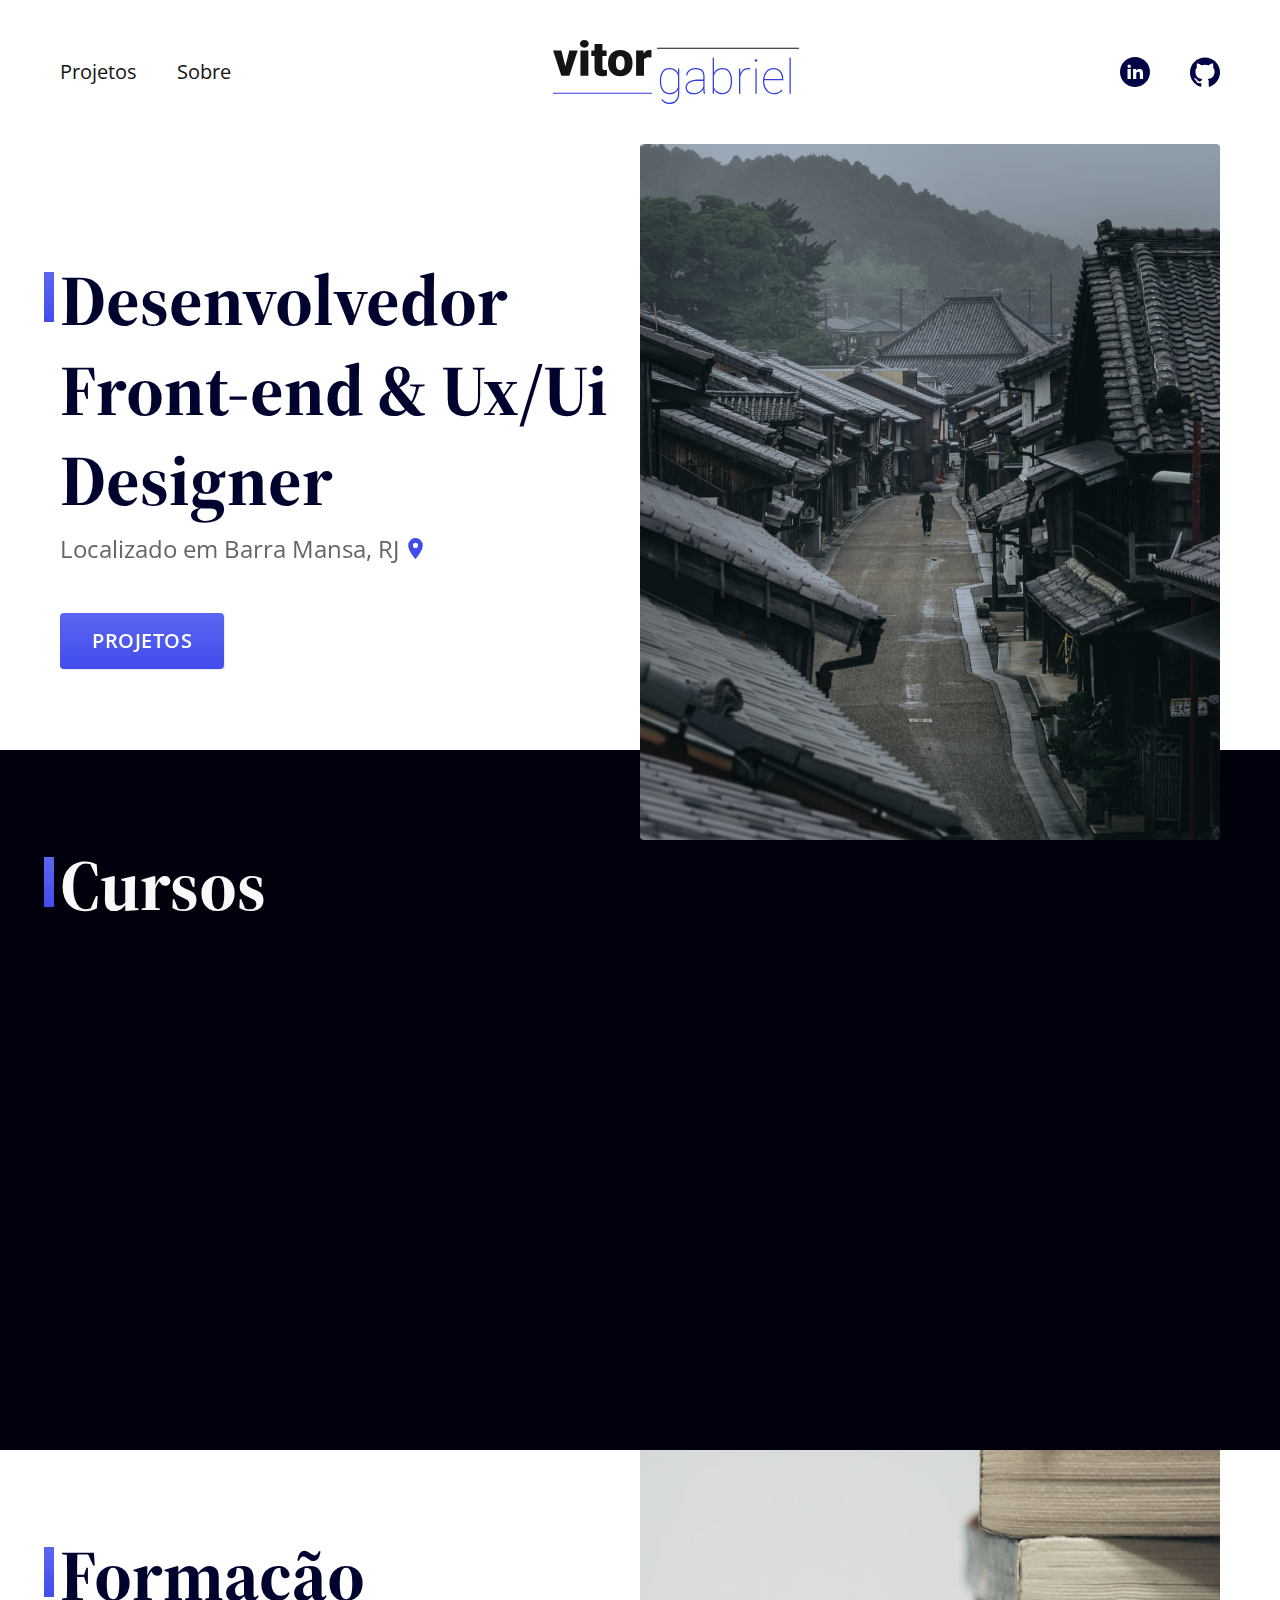
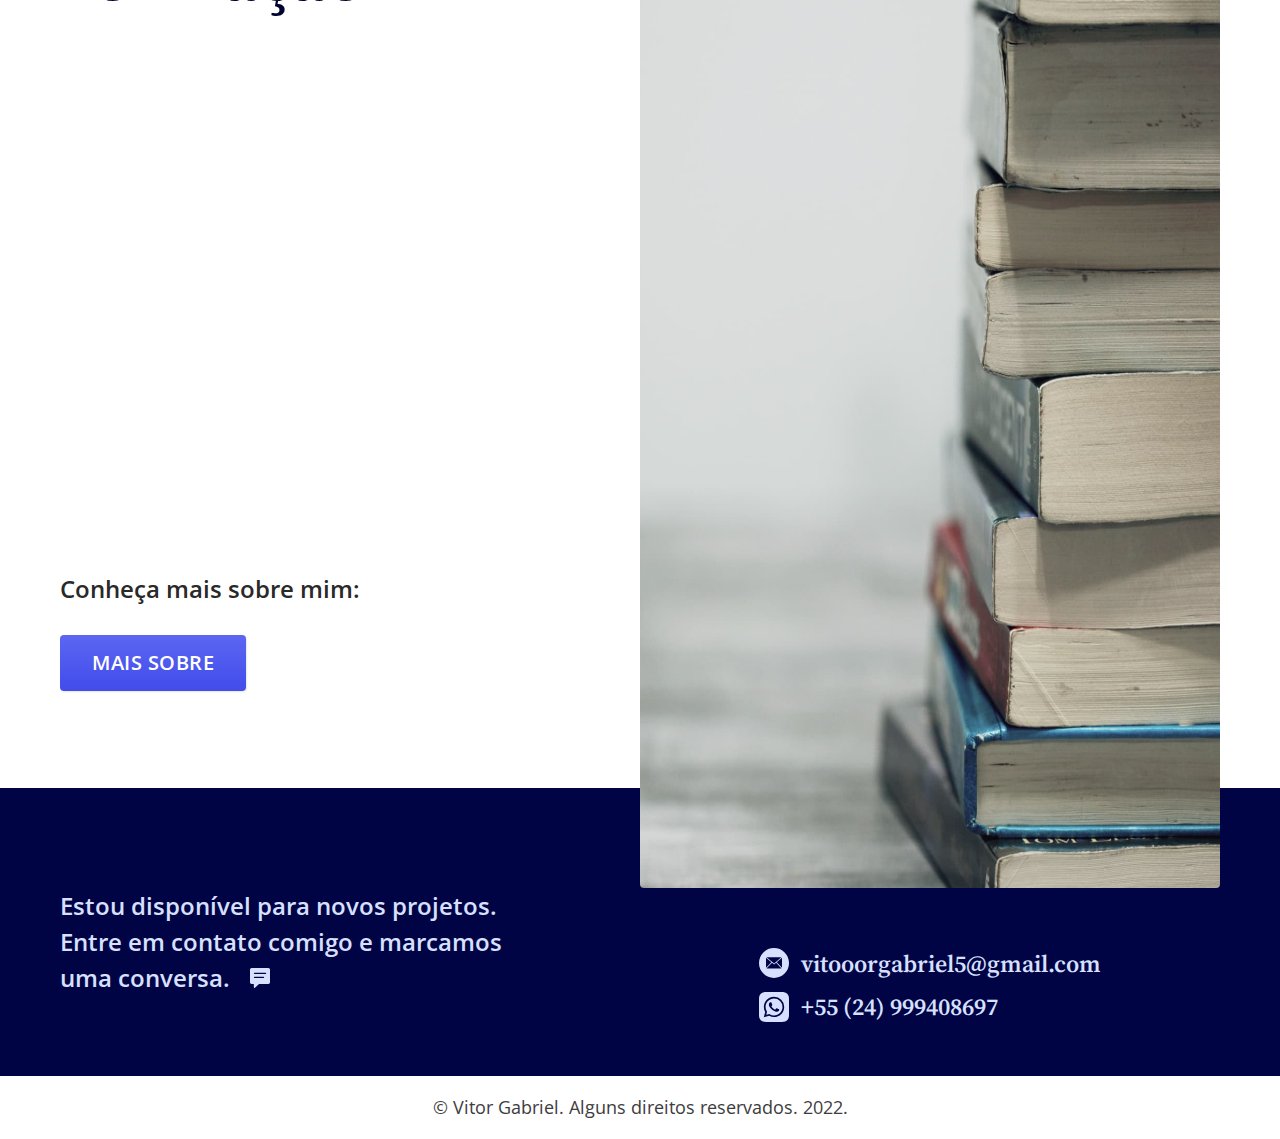
<file: index.html>
<!DOCTYPE html>
<html lang="pt-br">
<head>
  <meta charset="UTF-8">
  <meta http-equiv="X-UA-Compatible" content="IE=edge">
  <meta name="viewport" content="width=device-width, initial-scale=1.0">
  <title>Vitor Gabriel - Desenvolvedor e Designer</title>
  <meta name="description" content="Sou Vitor, desenvolvo pequenos sites utlizando HTML, CSS e JavaScript.">

  <link rel="preload" href="./css/style.css" as="style">
  <link rel="stylesheet" href="./css/style.css">
  <link rel="preconnect" href="https://fonts.googleapis.com">
  <link rel="preconnect" href="https://fonts.gstatic.com" crossorigin>
  <link href="https://fonts.googleapis.com/css2?family=Open+Sans:ital,wght@0,400;0,600;1,400&family=Source+Serif+Pro:wght@600;700&display=swap" rel="stylesheet">
  <link rel="icon" href="../svgs/certificado.svg" sizes="25x25">
</head>
<body>
  <header class="container menu">
    <nav aria-label="primaria">
      <ul class="lista-menu os-r-20 c12">
        <li><a href="./projetos.html">Projetos</a></li>
        <li><a href="./sobre.html">Sobre</a></li>
      </ul>
    </nav>
    <a href="./"><img src="./svgs/logo.svg" alt="Logo Vitor Gabriel" width="246" height="64"></a>
    <div class="secundaria">
      <ul class="menu-secundario">
        <li><a href="https://www.linkedin.com/in/vitor-gabriel-de-faria-7886a61b9/"><img src="svgs/linkedin.svg" alt="Linkedin" width="30" height="30"></a></li>
        <li><a href="https://github.com/VitorGFaria"><img src="svgs/github.svg" alt="Github" width="30" height="31"></a></li>
      </ul>
    </div>
  </header>

  <main id="introducao" class="js-scroll">
    <div class="intro-bg container">
      <div class="informacoes">
        <h1 class="ssp-b-72 p13">Desenvolvedor Front-end & Ux/Ui Designer</h1>
        <p class="os-r-24 c8">Localizado em Barra Mansa, RJ</p>
        <img src="svgs/local.svg" alt="" width="25" height="25">
        <a class="botao" href="./projetos.html">Projetos</a>
      </div>
      <img src="imagens/img-intro.jpg" alt="Minha foto" width="1120" height="1344">
    </div>
  </main>

  <article class="cursos-bg">
    <div class="cursos">
      <div class="container">
        <h2 class="ssp-b-72 c1">Cursos</h2>
      </div>
      <ul class="lista-cursos js-scroll">
        <li>
          <span class="os-r-18 c7 hora">46 horas</span>
          <span class="os-r-18 c7 ano">2022</span>
          <p class="os-sb-24 c2">HTML e CSS</p>
          <span class="os-r-18 c7 local">Origamid - EAD</span>
        </li>
        <li>
          <span class="os-r-18 c7 hora">34 horas</span>
          <span class="os-r-18 c7 ano">2022</span>
          <p class="os-sb-24 c2">UI Design</p>
          <span class="os-r-18 c7 local">Origamid - EAD</span>
        </li>
        <li>
          <span class="os-r-18 c7 hora">18 horas</span>
          <span class="os-r-18 c7 ano">2021</span>
          <p class="os-sb-24 c2">WordPress CMS</p>
          <span class="os-r-18 c7 local">Origamid - EAD</span>
        </li>
        <li>
          <span class="os-r-18 c7 hora">72 horas</span>
          <span class="os-r-18 c7 ano">2021</span>
          <p class="os-sb-24 c2">JavaScript ES6+</p>
          <span class="os-r-18 c7 local">Origamid - EAD</span>
        </li>
        <li>
          <span class="os-r-18 c7 hora">10 horas</span>
          <span class="os-r-18 c7 ano">2021</span>
          <p class="os-sb-24 c2">CSS Grid Layout</p>
          <span class="os-r-18 c7 local">Origamid - EAD</span>
        </li>
        <li>
          <span class="os-r-18 c7 hora">6 horas</span>
          <span class="os-r-18 c7 ano">2021</span>
          <p class="os-sb-24 c2">CSS FlexBox</p>
          <span class="os-r-18 c7 local">Origamid - EAD</span>
        </li>
      </ul>
    </div>
  </article>

  <article id="formacao">
    <div class="formacao container">
      <div class="informacoes-formacao">
        <h2 class="ssp-b-72 p13">Formação</h2>
        <ul class="formacao-lista js-scroll">
          <li>
            <h3 class="ssp-sb-32 p13">Faculdade de Design Gráfico</h3>
            <p class="os-r-18 c7">+ curso de Administração com ênfase em Empreendedorismo</p>
            <span class="os-sb-18 c8">2023 / 2027</span>
            <span class="os-sb-18 c8">Universidade EAD UNINTER</span>
          </li>
          <li>
            <h3 class="ssp-sb-32 p13">Ensino Médio Integral</h3>
            <p class="os-r-18 c7">+ curso de Administração com ênfase em Empreendedorismo</p>
            <span class="os-sb-18 c8">2019 / 2021</span>
            <span class="os-sb-18 c8">Colégio Estadual São Pedro</span>
          </li>
        </ul>
        <p class="os-sb-24 c11">Conheça mais sobre mim:</p>
        <a class="botao" href="./sobre.html">Mais Sobre</a>
      </div>
      <img src="imagens/img-formacao.jpg" alt="Uma pilha de livros." width="1120" height="2004">
    </div>
  </article>

  <section aria-label="Contato" class="contato-bg">
    <div class="contato container">
      <div class="conversa os-sb-24 p1">
        <p>Estou disponível para novos projetos. Entre em contato comigo e marcamos uma conversa. </p>
        <img src="svgs/conversa.svg" alt="" width="20" height="20">
      </div>
      <div class="redes">
        <ul class="ssp-sb-24 p1">
          <li>
            <img src="svgs/email.svg" alt="" width="30" height="30">
            <a href="mailto:vitooorgabriel5@gmail.com">vitooorgabriel5@gmail.com</a>
          </li>
          <li>
            <img src="svgs/whatsapp.svg" alt="" width="30" height="30">
            <a href="https://api.whatsapp.com/send?phone=5524999408697&text=Quero%20marcar%20uma%20conversa.">+55 (24) 999408697</a>
          </li>
        </ul>
      </div>
    </div>
  </section>

  <footer class="os-r-18 c10">
      <p>© Vitor Gabriel. Alguns direitos reservados. 2022.</p>
  </footer>
  <script src="./js/script.js"></script>
</body>
</html>
</file>
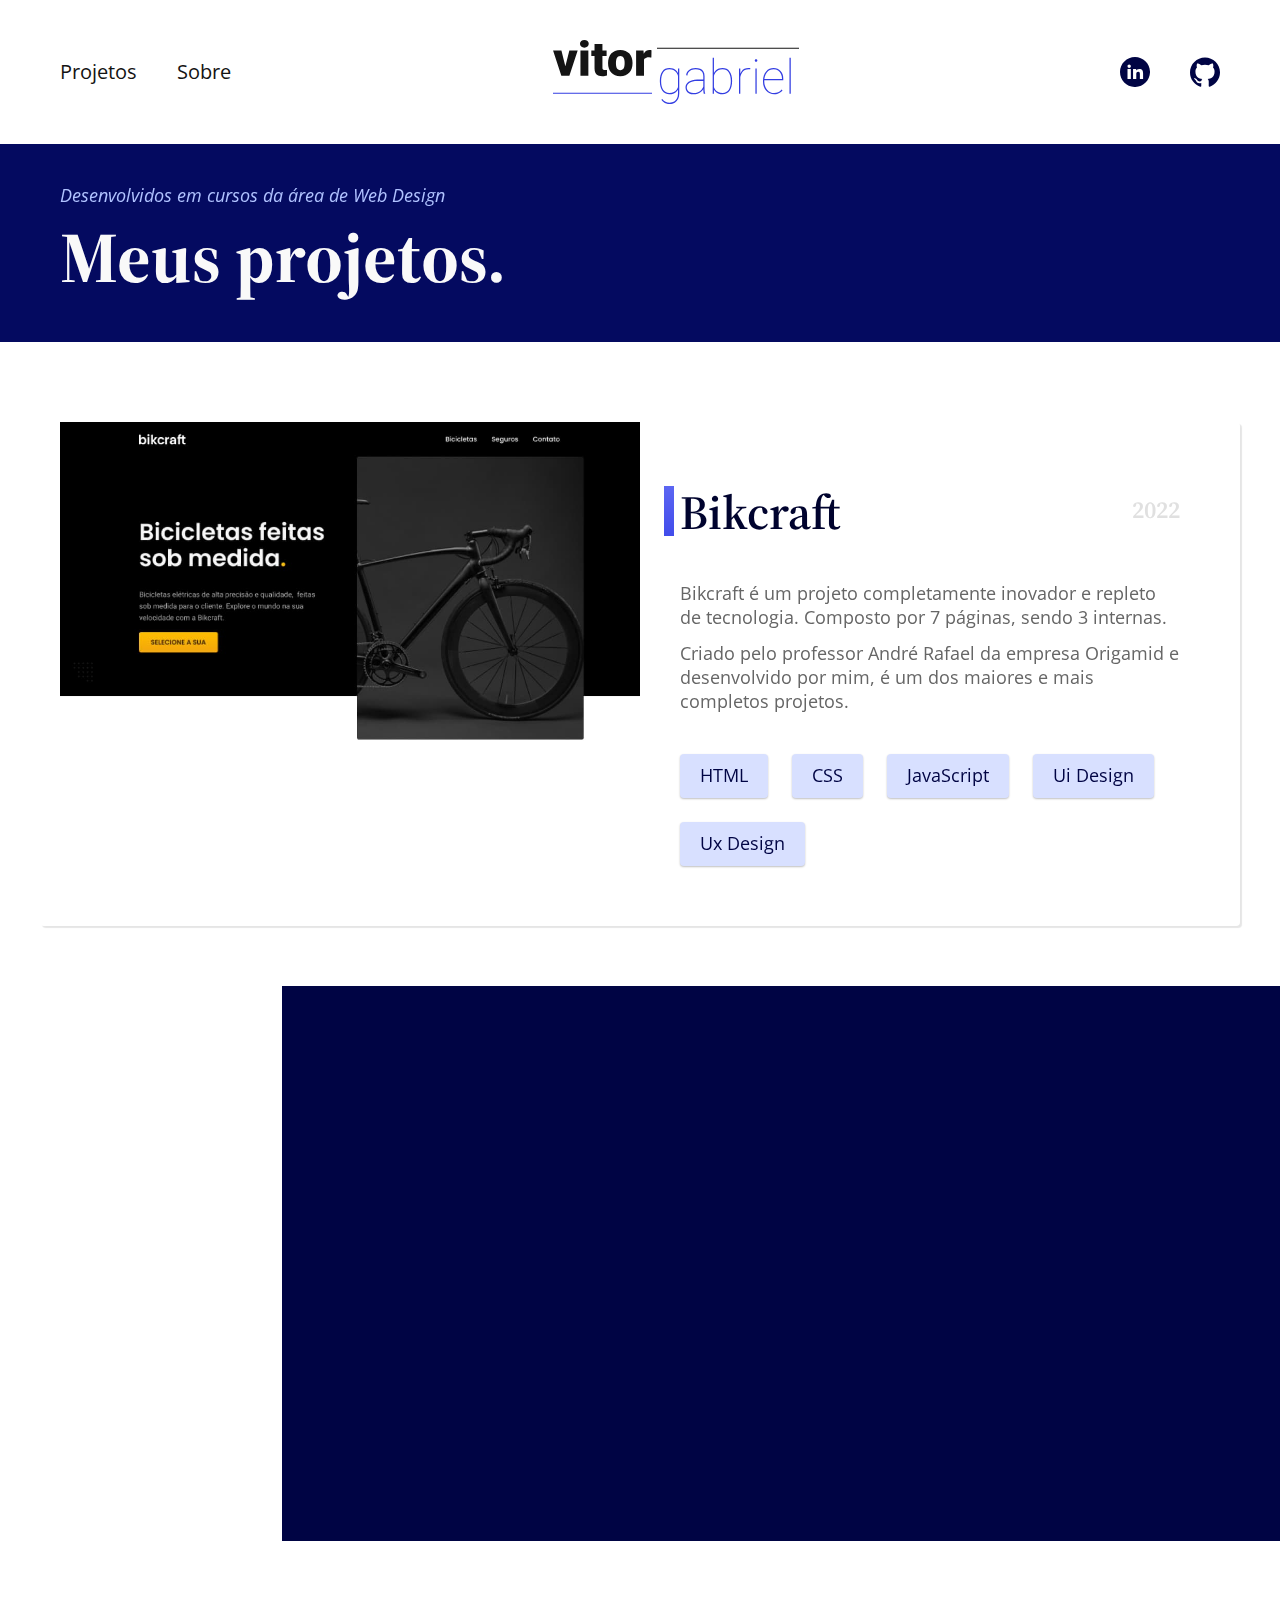
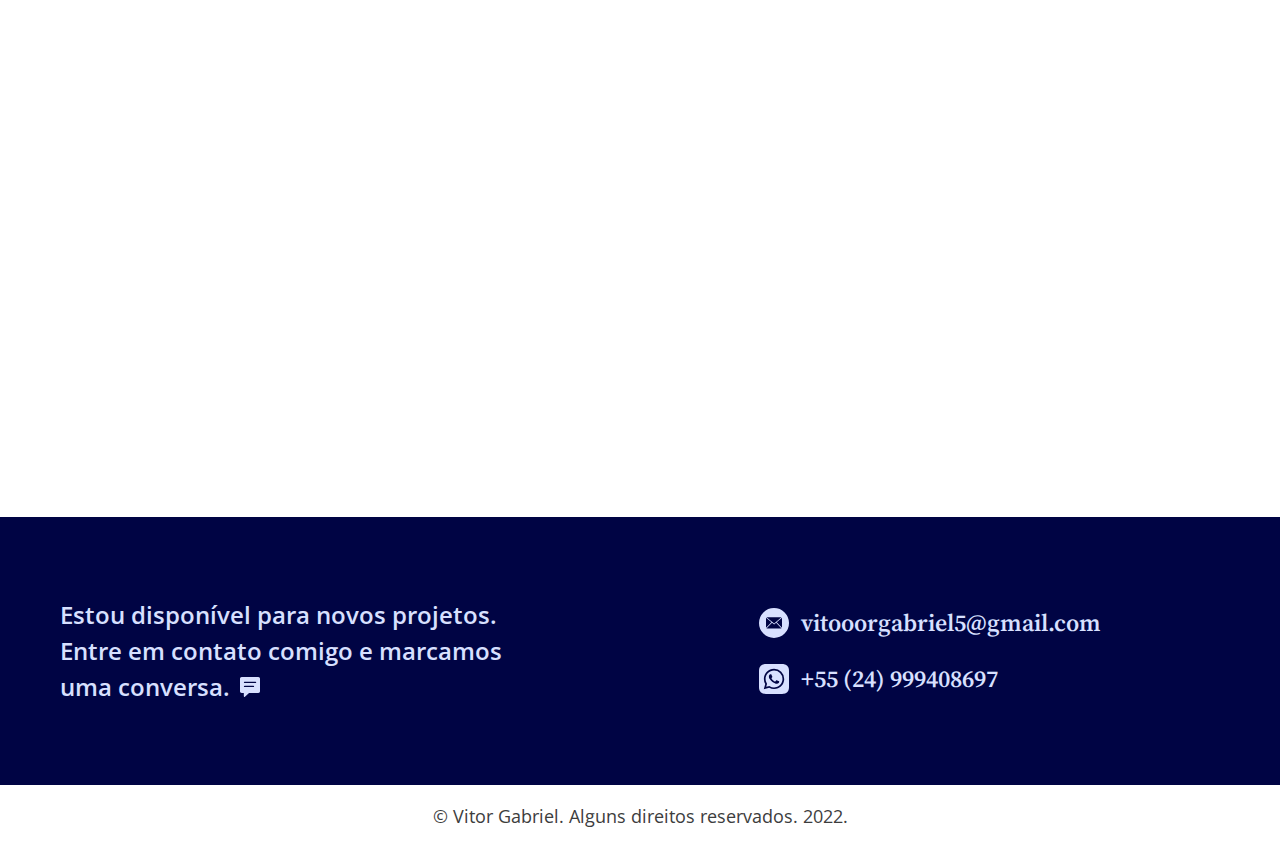
<file: projetos.html>
<!DOCTYPE html>
<html lang="pt-br">
<head>
  <meta charset="UTF-8">
  <meta http-equiv="X-UA-Compatible" content="IE=edge">
  <meta name="viewport" content="width=device-width, initial-scale=1.0">
  <title>Projetos | Vitor Gabriel</title>
  <meta name="description" content="Aqui está alguns projetos desenvolvidos por mim.">

  <link rel="preload" href="./css/style.css" as="style">
  <link rel="stylesheet" href="./css/style.css">
  <link rel="preconnect" href="https://fonts.googleapis.com">
  <link rel="preconnect" href="https://fonts.gstatic.com" crossorigin>
  <link href="https://fonts.googleapis.com/css2?family=Open+Sans:ital,wght@0,400;0,600;1,400&family=Source+Serif+Pro:wght@600;700&display=swap" rel="stylesheet">
  <link rel="icon" href="./svgs/certificado.svg">
</head>
<body id="projetos">
  <header class="container menu">
    <nav aria-label="primaria">
      <ul class="lista-menu os-r-20 c12">
        <li><a href="./projetos.html">Projetos</a></li>
        <li><a href="./sobre.html">Sobre</a></li>
      </ul>
    </nav>
    <a href="./"><img src="./svgs/logo.svg" alt="Logo Vitor Gabriel" width="246" height="64"></a>
    <div class="secundaria">
      <ul class="menu-secundario">
        <li><a href="https://www.linkedin.com/in/vitor-gabriel-de-faria-7886a61b9/"><img src="svgs/linkedin.svg" alt="Linkedin" width="30" height="30"></a></li>
        <li><a href="https://github.com/VitorGFaria"><img src="svgs/github.svg" alt="Github" width="30" height="31"></a></li>
      </ul>
    </div>
  </header>

  <main>
    <div class="titulo-bg">
      <div class="titulo container js-scroll">
        <span class="os-i-18 p2">Desenvolvidos em cursos da área de Web Design</span>
        <h1 class="ssp-b-72 c1">Meus projetos.</h1>
      </div>
    </div>

    <section class="projetos container js-scroll" aria-label="Projeto Bikcraft">
      <img src="imagens/bikcraft.jpg" alt="Projeto Bikcraft" width="1120" height="630">
      <div class="informacoes-projetos">
        <div class="subtitulo">
          <h2 class="ssp-sb-48 p13">Bikcraft</h2>
          <span class="ssp-sb-24 c2">2022</span>
        </div>
        <div class="descricoes os-r-18 c8">
          <p>Bikcraft é um projeto completamente inovador e repleto de tecnologia. Composto por 7 páginas, sendo 3 internas.</p>
          <p>Criado pelo professor André Rafael da empresa Origamid e desenvolvido por mim, é um dos maiores e mais completos projetos.</p>
        </div>
        <ul class="habilidades os-r-18 p12">
          <li>HTML</li>
          <li>CSS</li>
          <li>JavaScript</li>
          <li>Ui Design</li>
          <li>Ux Design</li>
        </ul>
      </div>
    </section>

    <section id="flexblog" aria-label="Projeto Flexblog">
      <div class="projetos container js-scroll">
        <img src="imagens/flexblog.jpg" alt="Projeto Flexblog" width="1120" height="770">
        <div class="informacoes-projetos">
          <div class="subtitulo">
            <h2 class="ssp-sb-48 w">Flexblog</h2>
            <span class="ssp-sb-24 c6">2021</span>
          </div>
          <div class="descricoes os-r-18 c2">
            <p>Um projeto experimental e pequeno, porém criativo e bastante alinhado.</p>
            <p>Criado no curso de CSS FlexBox da Origamid, esse é o exemplo perfeito para entender e aprender o sistema de alinhamento.</p>
          </div>
          <ul class="habilidades os-r-18 p13">
            <li>HTML</li>
            <li>CSS</li>
            <li>JavaScript</li>
          </ul>
        </div>
      </div>
    </section>

    <section id="wildbeast" class="projetos container js-scroll" aria-label="Projeto Wildbeast">
      <img src="imagens/wildbeast.jpg" alt="Projeto Wildbeast" width="1120" height="672">
      <div class="informacoes-projetos">
        <div class="subtitulo">
          <h2 class="ssp-sb-48 p13">Wildbeast</h2>
          <span class="ssp-sb-24 c2">2021</span>
        </div>
        <div class="descricoes os-r-18 c8">
          <p>Wildbeast é mais um projeto experimental com bastante contrastes e espaçamentos entre seus componentes.</p>
          <p>Criado no curso de CSS Grid Layout da Origamid, é sem dúvida um dos melhores modos de se aprender posicionamento na Web.</p>
        </div>
        <ul class="habilidades os-r-18 p12">
          <li>HTML</li>
          <li>CSS</li>
          <li>JavaScript</li>
          <li>Ui Design</li>
        </ul>
      </div>
    </section>
  </main>

  <section aria-label="Contato" class="contato-bg">
    <div class="contato container">
      <div class="conversa os-sb-24 p1">
        <p>Estou disponível para novos projetos. Entre em contato comigo e marcamos uma conversa. </p>
        <img src="svgs/conversa.svg" alt="" width="20" height="20">
      </div>
      <div class="redes">
        <ul class="ssp-sb-24 p1">
          <li>
            <img src="svgs/email.svg" alt="" width="30" height="30">
            <a href="mailto:vitooorgabriel5@gmail.com">vitooorgabriel5@gmail.com</a>
          </li>
          <li>
            <img src="svgs/whatsapp.svg" alt="" width="30" height="30">
            <a href="https://api.whatsapp.com/send?phone=5524999408697&text=Quero%20marcar%20uma%20conversa.">+55 (24) 999408697</a>
          </li>
        </ul>
      </div>
    </div>
  </section>

  <footer class="os-r-18 c10">
      <p>© Vitor Gabriel. Alguns direitos reservados. 2022.</p>
  </footer>
  <script src="./js/script.js"></script>
</body>
</html>
</file>
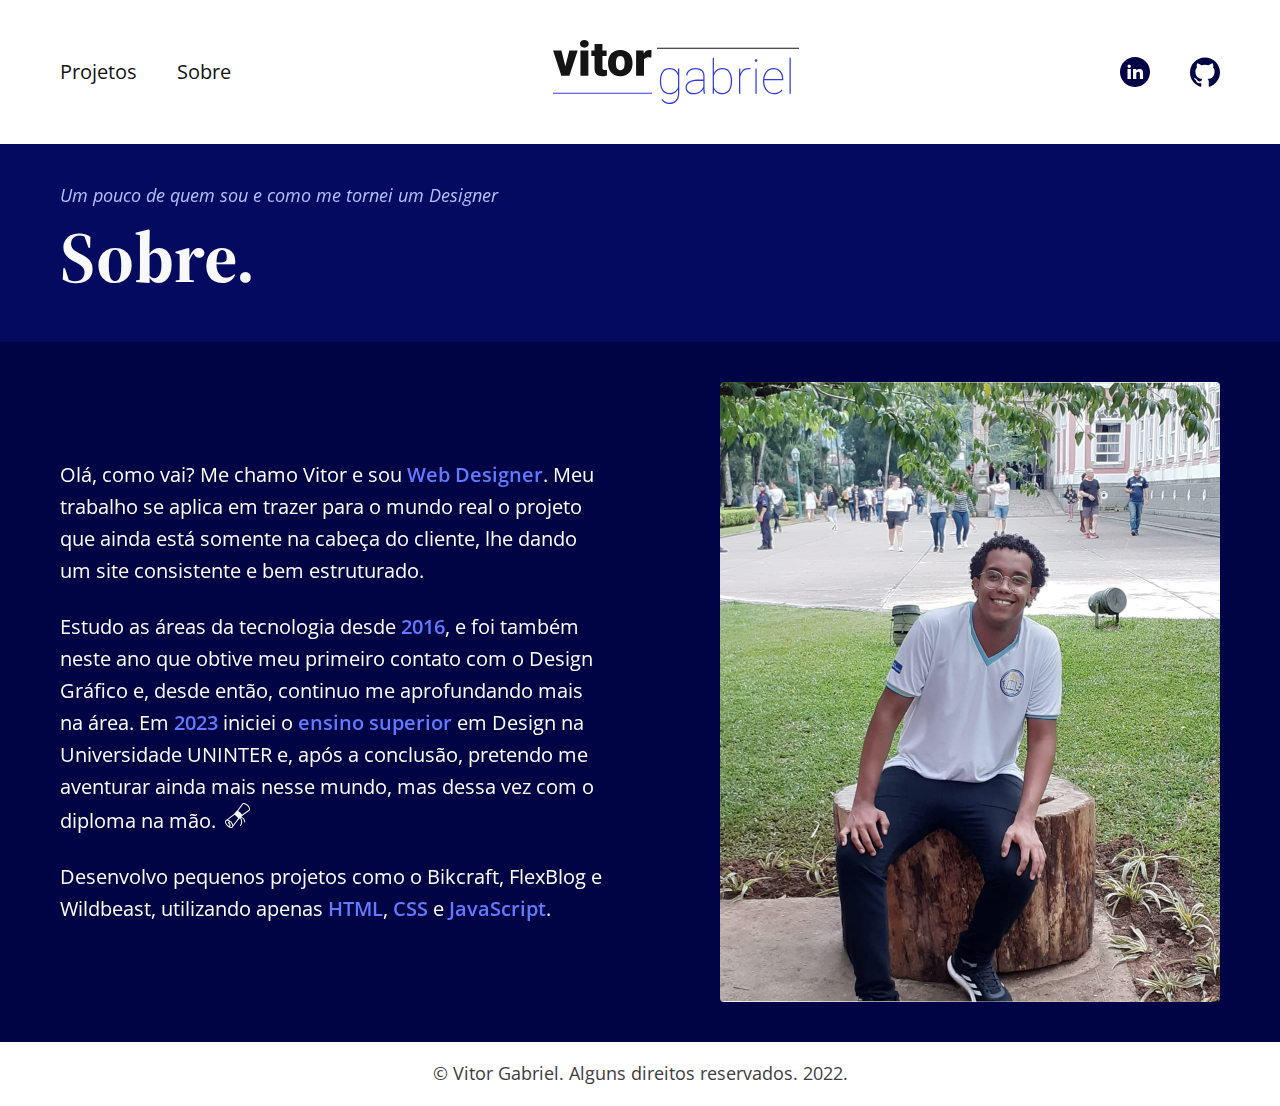
<file: sobre.html>
<!DOCTYPE html>
<html lang="pt-br">
<head>
  <meta charset="UTF-8">
  <meta http-equiv="X-UA-Compatible" content="IE=edge">
  <meta name="viewport" content="width=device-width, initial-scale=1.0">
  <title>Sobre | Vitor Gabriel</title>
  <meta name="description" content="Um pouco sobre quem sou e como me tornei um Web Designer.">

  <link rel="preload" href="./css/style.css" as="style">
  <link rel="stylesheet" href="./css/style.css">
  <link rel="preconnect" href="https://fonts.googleapis.com">
  <link rel="preconnect" href="https://fonts.gstatic.com" crossorigin>
  <link href="https://fonts.googleapis.com/css2?family=Open+Sans:ital,wght@0,400;0,600;1,400&family=Source+Serif+Pro:wght@600;700&display=swap" rel="stylesheet">
  <link rel="icon" href="./svgs/certificado.svg">
</head>
<body>
  <header class="container menu">
    <nav aria-label="primaria">
      <ul class="lista-menu os-r-20 c12">
        <li><a href="./projetos.html">Projetos</a></li>
        <li><a href="./sobre.html">Sobre</a></li>
      </ul>
    </nav>
    <a href="./"><img src="./svgs/logo.svg" alt="Logo Vitor Gabriel" width="246" height="64"></a>
    <div class="secundaria">
      <ul class="menu-secundario">
        <li><a href="https://www.linkedin.com/in/vitor-gabriel-de-faria-7886a61b9/"><img src="svgs/linkedin.svg" alt="Linkedin" width="30" height="30"></a></li>
        <li><a href="https://github.com/VitorGFaria"><img src="svgs/github.svg" alt="Github" width="30" height="31"></a></li>
      </ul>
    </div>
  </header>

  <main id="sobre">
    <div class="titulo-bg">
      <div class="titulo container js-scroll">
        <span class="os-i-18 p2">Um pouco de quem sou e como me tornei um Designer</span>
        <h1 class="ssp-b-72 c1">Sobre.</h1>
      </div>
    </div>

    <article class="sobre-bg">
      <div class="sobre container js-scroll">
        <div class="informacoes-sobre os-r-20 w">
          <p>Olá, como vai? Me chamo Vitor e sou <span class="os-sb-20 p4">Web Designer</span>. Meu trabalho se aplica em trazer para o mundo real o projeto que ainda está somente na cabeça do cliente, lhe dando um site consistente e bem estruturado.</p>
          <p>Estudo as áreas da tecnologia desde <span class="os-sb-20 p4">2016</span>, e foi também neste ano que obtive meu primeiro contato com o Design Gráfico e, desde então, continuo me aprofundando mais na área. Em <span class="os-sb-20 p4">2023</span> iniciei o <span class="os-sb-20 p4">ensino superior</span> em Design na Universidade UNINTER e, após a conclusão, pretendo me aventurar ainda mais nesse mundo, mas dessa vez com o diploma na mão. <img src="svgs/certificado.svg" alt="" width="25" height="25"></p>
          <p>Desenvolvo pequenos projetos como o Bikcraft, FlexBlog e Wildbeast, utilizando apenas <span class="os-sb-20 p4">HTML</span>, <span class="os-sb-20 p4">CSS</span> e <span class="os-sb-20 p4">JavaScript</span>.</p>
        </div>
        <img src="imagens/pessoal.jpg" alt="Foto Pessoal" width="1000" height="1240">
      </div>
    </article>
  </main>
  
  <footer class="os-r-18 c10">
      <p>© Vitor Gabriel. Alguns direitos reservados. 2022.</p>
  </footer>
  <script src="./js/script.js"></script>
</body>
</html>
</file>
<file: css/style.css>
/* GLOBAL */

@import "/css/global/global.css";
@import "/css/global/header.css";
@import "/css/global/footer.css";
@import "/css/global/titulo.css";


/* UTILIDADES */

@import "/css/utilidades/componentes.css";
@import "/css/utilidades/tipografia.css";
@import "/css/utilidades/cores.css";

/* HOME */

@import "/css/home/introducao.css";
@import "/css/home/cursos.css";
@import "/css/home/formacao.css";
@import "/css/home/contato.css";

/* PROJETOS */

@import "/css/projetos/projeto.css";

/* SOBRE */

@import "/css/sobre/sobre.css";
</file>
